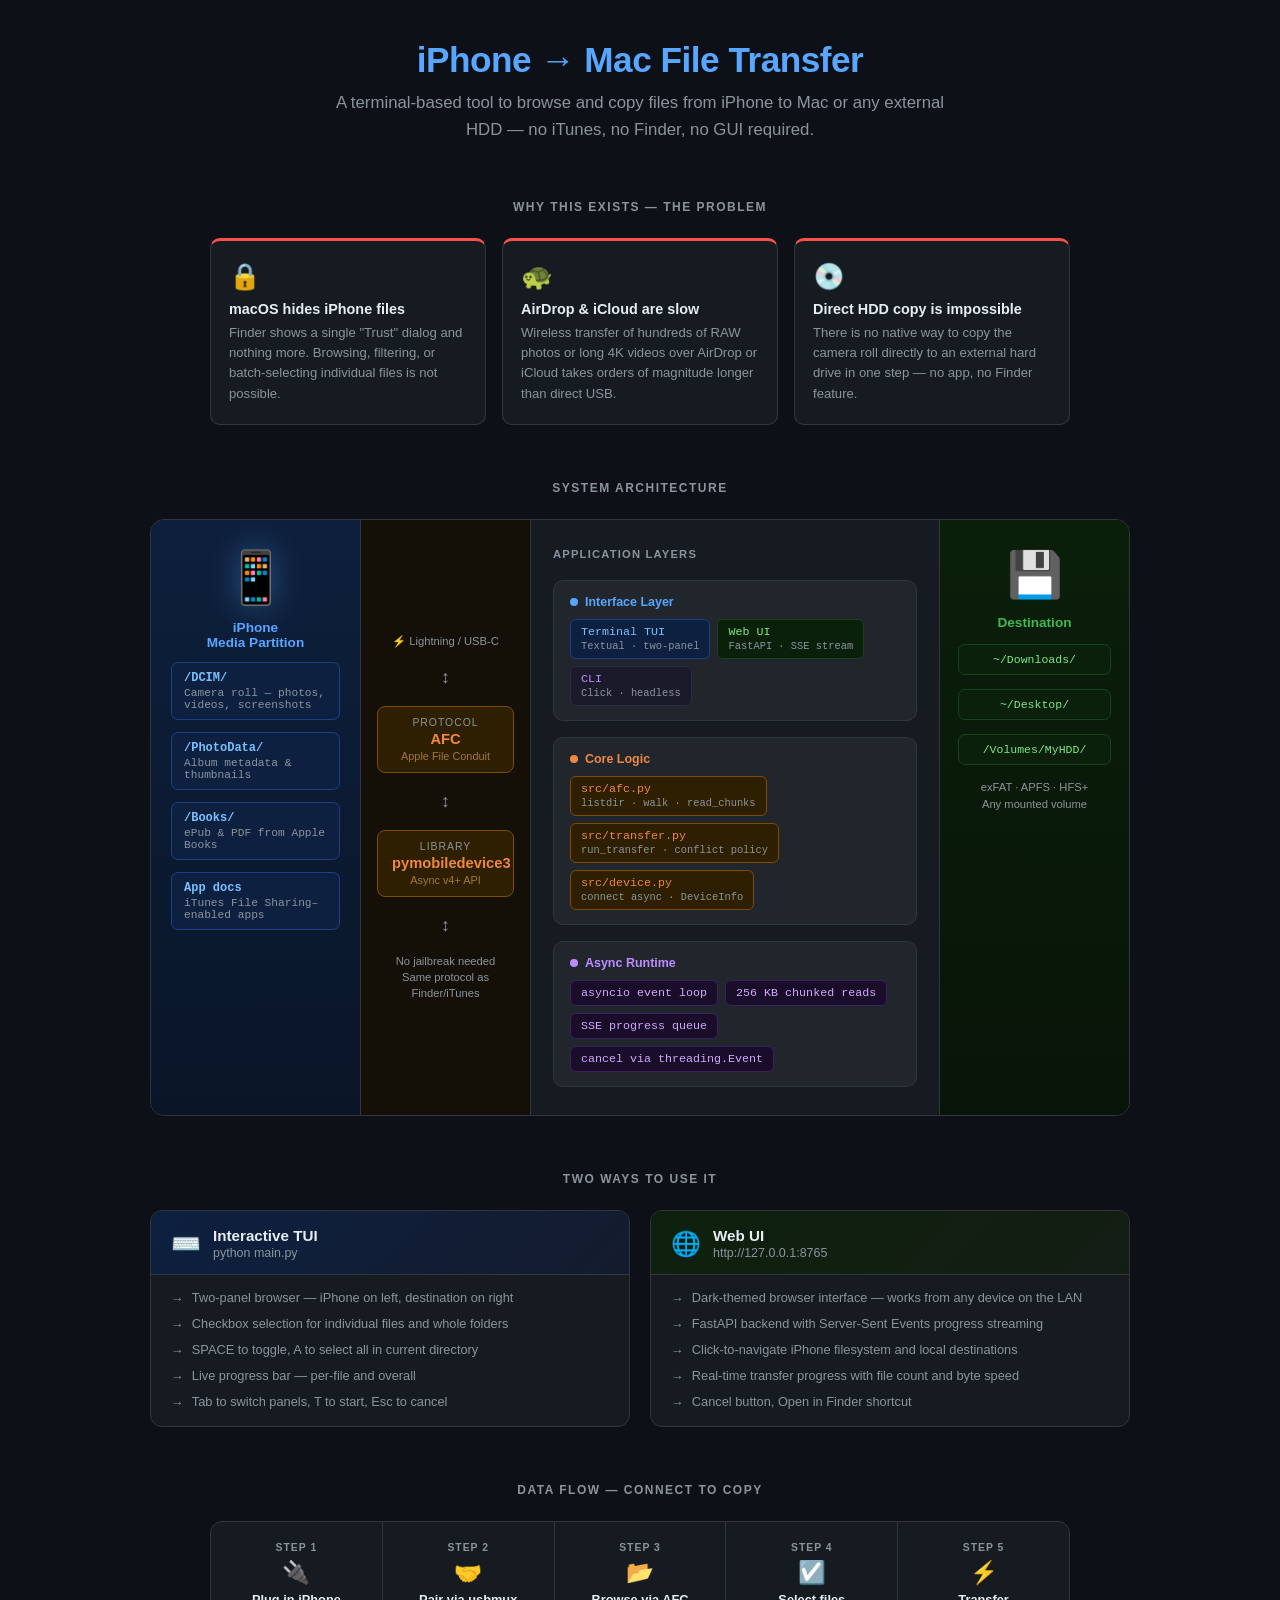
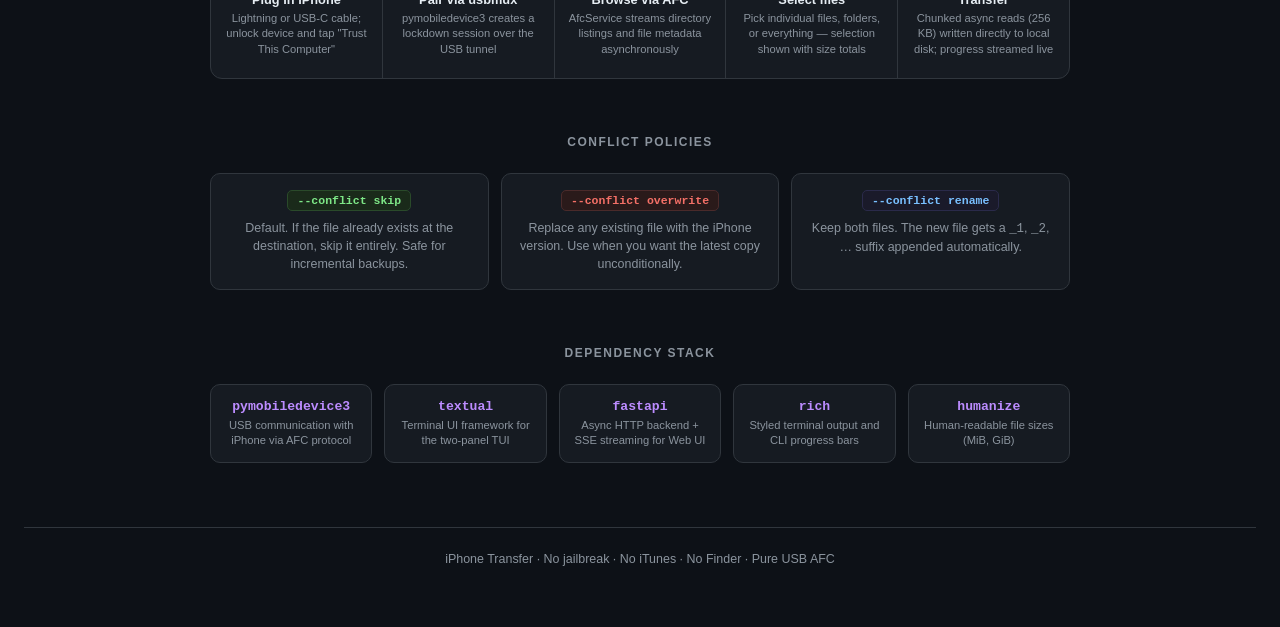
<file: web/static/architecture.html>
<!DOCTYPE html>
<html lang="en">
<head>
  <meta charset="UTF-8" />
  <meta name="viewport" content="width=device-width, initial-scale=1.0" />
  <title>iPhone Transfer — Architecture</title>
  <style>
    :root {
      --bg: #0d1117;
      --surface: #161b22;
      --surface2: #21262d;
      --border: #30363d;
      --accent: #58a6ff;
      --green: #3fb950;
      --orange: #f0883e;
      --purple: #bc8cff;
      --red: #f85149;
      --text: #e6edf3;
      --muted: #8b949e;
      --iphone: #1c6ef3;
      --mac: #2ea043;
      --protocol: #d29922;
    }
    * { box-sizing: border-box; margin: 0; padding: 0; }
    body {
      background: var(--bg);
      color: var(--text);
      font-family: -apple-system, BlinkMacSystemFont, 'Segoe UI', sans-serif;
      min-height: 100vh;
      padding: 40px 24px 60px;
    }

    /* ── Header ─────────────────────────────────────────────────────── */
    .page-header {
      text-align: center;
      margin-bottom: 56px;
    }
    .page-header h1 {
      font-size: 2.2rem;
      font-weight: 700;
      color: var(--accent);
      letter-spacing: -0.5px;
    }
    .page-header p {
      margin-top: 10px;
      color: var(--muted);
      font-size: 1.05rem;
      max-width: 640px;
      margin-left: auto;
      margin-right: auto;
      line-height: 1.6;
    }

    /* ── Section titles ─────────────────────────────────────────────── */
    .section-title {
      font-size: 0.75rem;
      font-weight: 600;
      letter-spacing: 1.5px;
      text-transform: uppercase;
      color: var(--muted);
      text-align: center;
      margin-bottom: 24px;
    }

    /* ── Problem section ────────────────────────────────────────────── */
    .problem-section {
      max-width: 860px;
      margin: 0 auto 56px;
    }
    .problem-grid {
      display: grid;
      grid-template-columns: 1fr 1fr 1fr;
      gap: 16px;
    }
    .problem-card {
      background: var(--surface);
      border: 1px solid var(--border);
      border-top: 3px solid var(--red);
      border-radius: 10px;
      padding: 20px 18px;
    }
    .problem-card .icon { font-size: 1.6rem; margin-bottom: 10px; }
    .problem-card h3 { font-size: 0.9rem; font-weight: 600; margin-bottom: 6px; color: var(--text); }
    .problem-card p { font-size: 0.82rem; color: var(--muted); line-height: 1.55; }

    /* ── Solution overview ──────────────────────────────────────────── */
    .overview-section {
      max-width: 980px;
      margin: 0 auto 56px;
    }

    /* ── Main architecture diagram ──────────────────────────────────── */
    .arch-diagram {
      display: flex;
      align-items: stretch;
      gap: 0;
      border-radius: 14px;
      overflow: hidden;
      border: 1px solid var(--border);
    }

    /* iPhone column */
    .col-iphone {
      background: linear-gradient(180deg, #0d1f3c 0%, #0a1628 100%);
      border-right: 1px solid var(--border);
      padding: 28px 20px;
      width: 210px;
      flex-shrink: 0;
      display: flex;
      flex-direction: column;
      align-items: center;
      gap: 12px;
    }
    .col-iphone .device-icon {
      font-size: 3.2rem;
      filter: drop-shadow(0 0 16px rgba(88,166,255,0.4));
    }
    .col-iphone .device-name {
      font-size: 0.85rem;
      font-weight: 700;
      color: var(--accent);
      text-align: center;
    }

    .fs-entry {
      background: #0d2040;
      border: 1px solid #1c4080;
      border-radius: 7px;
      padding: 8px 12px;
      width: 100%;
      font-size: 0.75rem;
      font-family: 'SF Mono', 'Fira Code', monospace;
    }
    .fs-entry .path { color: #79c0ff; font-weight: 600; }
    .fs-entry .desc { color: var(--muted); margin-top: 2px; font-size: 0.7rem; }

    /* Protocol column */
    .col-protocol {
      background: #141008;
      border-right: 1px solid var(--border);
      padding: 28px 16px;
      width: 170px;
      flex-shrink: 0;
      display: flex;
      flex-direction: column;
      align-items: center;
      justify-content: center;
      gap: 18px;
    }
    .protocol-badge {
      background: #2d1f00;
      border: 1px solid #7d4c00;
      border-radius: 8px;
      padding: 10px 14px;
      text-align: center;
      width: 100%;
    }
    .protocol-badge .label {
      font-size: 0.65rem;
      color: var(--muted);
      text-transform: uppercase;
      letter-spacing: 1px;
    }
    .protocol-badge .name {
      font-size: 0.92rem;
      font-weight: 700;
      color: var(--orange);
      margin: 3px 0;
    }
    .protocol-badge .sub {
      font-size: 0.68rem;
      color: #a07840;
    }
    .arrow-down {
      color: var(--muted);
      font-size: 1.1rem;
    }
    .usb-label {
      font-size: 0.7rem;
      color: var(--muted);
      text-align: center;
      line-height: 1.4;
    }

    /* App layer column */
    .col-app {
      flex: 1;
      background: var(--surface);
      padding: 28px 22px;
      display: flex;
      flex-direction: column;
      gap: 16px;
    }
    .col-app .col-title {
      font-size: 0.7rem;
      font-weight: 600;
      letter-spacing: 1.2px;
      text-transform: uppercase;
      color: var(--muted);
      margin-bottom: 4px;
    }
    .layer {
      background: var(--surface2);
      border: 1px solid var(--border);
      border-radius: 10px;
      padding: 14px 16px;
    }
    .layer-title {
      font-size: 0.78rem;
      font-weight: 700;
      margin-bottom: 10px;
      display: flex;
      align-items: center;
      gap: 7px;
    }
    .layer-title .dot {
      width: 8px;
      height: 8px;
      border-radius: 50%;
      flex-shrink: 0;
    }
    .layer-modules {
      display: flex;
      flex-wrap: wrap;
      gap: 7px;
    }
    .module {
      font-size: 0.73rem;
      border-radius: 6px;
      padding: 5px 10px;
      font-family: 'SF Mono', 'Fira Code', monospace;
      border: 1px solid transparent;
    }

    /* Destination column */
    .col-dest {
      background: linear-gradient(180deg, #0a1f0a 0%, #081408 100%);
      border-left: 1px solid var(--border);
      padding: 28px 18px;
      width: 190px;
      flex-shrink: 0;
      display: flex;
      flex-direction: column;
      align-items: center;
      gap: 14px;
    }
    .col-dest .dest-icon { font-size: 2.8rem; }
    .col-dest .dest-name {
      font-size: 0.85rem;
      font-weight: 700;
      color: var(--green);
      text-align: center;
    }
    .dest-path {
      background: #0a200a;
      border: 1px solid #1a4020;
      border-radius: 7px;
      padding: 8px 10px;
      width: 100%;
      font-size: 0.72rem;
      font-family: 'SF Mono', 'Fira Code', monospace;
      color: #7ee787;
      text-align: center;
      word-break: break-all;
    }

    /* ── Interfaces section ─────────────────────────────────────────── */
    .interfaces-section {
      max-width: 980px;
      margin: 56px auto 0;
    }
    .interfaces-grid {
      display: grid;
      grid-template-columns: 1fr 1fr;
      gap: 20px;
    }
    .interface-card {
      background: var(--surface);
      border: 1px solid var(--border);
      border-radius: 12px;
      overflow: hidden;
    }
    .interface-card-header {
      padding: 16px 20px 14px;
      display: flex;
      align-items: center;
      gap: 12px;
    }
    .interface-card-header .icon { font-size: 1.5rem; }
    .interface-card-header h3 { font-size: 0.95rem; font-weight: 700; }
    .interface-card-header p { font-size: 0.78rem; color: var(--muted); margin-top: 2px; }
    .interface-card-body {
      border-top: 1px solid var(--border);
      padding: 14px 20px;
    }
    .feature-list {
      list-style: none;
      display: flex;
      flex-direction: column;
      gap: 7px;
    }
    .feature-list li {
      font-size: 0.8rem;
      color: var(--muted);
      display: flex;
      align-items: flex-start;
      gap: 8px;
      line-height: 1.4;
    }
    .feature-list li::before {
      content: '→';
      flex-shrink: 0;
      margin-top: 1px;
    }

    .tui-card .interface-card-header { background: linear-gradient(135deg, #0d2040 0%, #141b2d 100%); }
    .web-card .interface-card-header { background: linear-gradient(135deg, #0d200d 0%, #141d14 100%); }

    /* ── Data flow ──────────────────────────────────────────────────── */
    .flow-section {
      max-width: 860px;
      margin: 56px auto 0;
    }
    .flow-steps {
      display: flex;
      align-items: center;
      gap: 0;
      background: var(--surface);
      border: 1px solid var(--border);
      border-radius: 12px;
      overflow: hidden;
    }
    .flow-step {
      flex: 1;
      padding: 20px 14px;
      text-align: center;
      border-right: 1px solid var(--border);
      position: relative;
    }
    .flow-step:last-child { border-right: none; }
    .flow-step .step-num {
      font-size: 0.65rem;
      font-weight: 700;
      letter-spacing: 1px;
      text-transform: uppercase;
      color: var(--muted);
      margin-bottom: 6px;
    }
    .flow-step .step-icon { font-size: 1.4rem; margin-bottom: 6px; }
    .flow-step .step-title { font-size: 0.8rem; font-weight: 600; margin-bottom: 4px; }
    .flow-step .step-detail { font-size: 0.7rem; color: var(--muted); line-height: 1.4; }
    .flow-arrow {
      color: var(--muted);
      font-size: 1rem;
      padding: 0 4px;
      flex-shrink: 0;
    }

    /* ── Stack ──────────────────────────────────────────────────────── */
    .stack-section {
      max-width: 860px;
      margin: 56px auto 0;
    }
    .stack-grid {
      display: grid;
      grid-template-columns: repeat(5, 1fr);
      gap: 12px;
    }
    .stack-card {
      background: var(--surface);
      border: 1px solid var(--border);
      border-radius: 10px;
      padding: 14px 12px;
      text-align: center;
    }
    .stack-card .pkg { font-size: 0.82rem; font-weight: 700; font-family: 'SF Mono', 'Fira Code', monospace; color: var(--purple); }
    .stack-card .purpose { font-size: 0.7rem; color: var(--muted); margin-top: 4px; line-height: 1.35; }

    /* ── Conflict policies ──────────────────────────────────────────── */
    .conflict-section {
      max-width: 860px;
      margin: 56px auto 0;
    }
    .conflict-grid {
      display: grid;
      grid-template-columns: repeat(3, 1fr);
      gap: 12px;
    }
    .conflict-card {
      background: var(--surface);
      border: 1px solid var(--border);
      border-radius: 10px;
      padding: 16px 16px;
      text-align: center;
    }
    .conflict-card .tag {
      display: inline-block;
      font-size: 0.72rem;
      font-weight: 700;
      font-family: 'SF Mono', 'Fira Code', monospace;
      padding: 3px 9px;
      border-radius: 5px;
      margin-bottom: 8px;
    }
    .conflict-card p { font-size: 0.78rem; color: var(--muted); line-height: 1.45; }
    .skip .tag  { background: #1a2a1a; color: #7ee787; border: 1px solid #2a4a2a; }
    .over .tag  { background: #2a1a1a; color: #f47067; border: 1px solid #4a2a2a; }
    .ren  .tag  { background: #1a1a2a; color: #79c0ff; border: 1px solid #2a2a4a; }

    /* ── Footer ─────────────────────────────────────────────────────── */
    .page-footer {
      text-align: center;
      margin-top: 64px;
      padding-top: 24px;
      border-top: 1px solid var(--border);
      color: var(--muted);
      font-size: 0.78rem;
    }

    @media (max-width: 800px) {
      .arch-diagram { flex-direction: column; }
      .col-iphone, .col-protocol, .col-dest { width: 100%; border-right: none; border-left: none; border-bottom: 1px solid var(--border); }
      .problem-grid, .interfaces-grid, .stack-grid, .conflict-grid { grid-template-columns: 1fr 1fr; }
      .flow-steps { flex-direction: column; }
      .flow-step { border-right: none; border-bottom: 1px solid var(--border); }
      .flow-step:last-child { border-bottom: none; }
    }
  </style>
</head>
<body>

  <!-- ── Header ─────────────────────────────────────────────────────── -->
  <header class="page-header">
    <h1>iPhone → Mac File Transfer</h1>
    <p>A terminal-based tool to browse and copy files from iPhone to Mac or any external HDD — no iTunes, no Finder, no GUI required.</p>
  </header>

  <!-- ── Problem ────────────────────────────────────────────────────── -->
  <section class="problem-section">
    <p class="section-title">Why this exists — the problem</p>
    <div class="problem-grid">
      <div class="problem-card">
        <div class="icon">🔒</div>
        <h3>macOS hides iPhone files</h3>
        <p>Finder shows a single "Trust" dialog and nothing more. Browsing, filtering, or batch-selecting individual files is not possible.</p>
      </div>
      <div class="problem-card">
        <div class="icon">🐢</div>
        <h3>AirDrop &amp; iCloud are slow</h3>
        <p>Wireless transfer of hundreds of RAW photos or long 4K videos over AirDrop or iCloud takes orders of magnitude longer than direct USB.</p>
      </div>
      <div class="problem-card">
        <div class="icon">💿</div>
        <h3>Direct HDD copy is impossible</h3>
        <p>There is no native way to copy the camera roll directly to an external hard drive in one step — no app, no Finder feature.</p>
      </div>
    </div>
  </section>

  <!-- ── Architecture diagram ───────────────────────────────────────── -->
  <section class="overview-section">
    <p class="section-title">System architecture</p>
    <div class="arch-diagram">

      <!-- iPhone -->
      <div class="col-iphone">
        <div class="device-icon">📱</div>
        <div class="device-name">iPhone<br>Media Partition</div>
        <div class="fs-entry">
          <div class="path">/DCIM/</div>
          <div class="desc">Camera roll — photos, videos, screenshots</div>
        </div>
        <div class="fs-entry">
          <div class="path">/PhotoData/</div>
          <div class="desc">Album metadata &amp; thumbnails</div>
        </div>
        <div class="fs-entry">
          <div class="path">/Books/</div>
          <div class="desc">ePub &amp; PDF from Apple Books</div>
        </div>
        <div class="fs-entry">
          <div class="path">App docs</div>
          <div class="desc">iTunes File Sharing–enabled apps</div>
        </div>
      </div>

      <!-- Protocol -->
      <div class="col-protocol">
        <div class="usb-label">⚡ Lightning / USB-C</div>
        <div class="arrow-down">↕</div>
        <div class="protocol-badge">
          <div class="label">Protocol</div>
          <div class="name">AFC</div>
          <div class="sub">Apple File Conduit</div>
        </div>
        <div class="arrow-down">↕</div>
        <div class="protocol-badge">
          <div class="label">Library</div>
          <div class="name">pymobiledevice3</div>
          <div class="sub">Async v4+ API</div>
        </div>
        <div class="arrow-down">↕</div>
        <div class="usb-label">No jailbreak needed<br>Same protocol as Finder/iTunes</div>
      </div>

      <!-- Application layers -->
      <div class="col-app">
        <div class="col-title">Application layers</div>

        <!-- Interface layer -->
        <div class="layer">
          <div class="layer-title">
            <div class="dot" style="background:#58a6ff"></div>
            <span style="color:#58a6ff">Interface Layer</span>
          </div>
          <div class="layer-modules">
            <div class="module" style="background:#0d2040;color:#79c0ff;border-color:#1c4080">Terminal TUI<br><span style="color:#8b949e;font-size:0.65rem">Textual · two-panel</span></div>
            <div class="module" style="background:#0a200a;color:#7ee787;border-color:#1a4020">Web UI<br><span style="color:#8b949e;font-size:0.65rem">FastAPI · SSE stream</span></div>
            <div class="module" style="background:#1a1a2a;color:#bc8cff;border-color:#2a2a4a">CLI<br><span style="color:#8b949e;font-size:0.65rem">Click · headless</span></div>
          </div>
        </div>

        <!-- Logic layer -->
        <div class="layer">
          <div class="layer-title">
            <div class="dot" style="background:#f0883e"></div>
            <span style="color:#f0883e">Core Logic</span>
          </div>
          <div class="layer-modules">
            <div class="module" style="background:#2d1f00;color:#f0883e;border-color:#7d4c00">src/afc.py<br><span style="color:#8b949e;font-size:0.65rem">listdir · walk · read_chunks</span></div>
            <div class="module" style="background:#2d1f00;color:#f0883e;border-color:#7d4c00">src/transfer.py<br><span style="color:#8b949e;font-size:0.65rem">run_transfer · conflict policy</span></div>
            <div class="module" style="background:#2d1f00;color:#f0883e;border-color:#7d4c00">src/device.py<br><span style="color:#8b949e;font-size:0.65rem">connect async · DeviceInfo</span></div>
          </div>
        </div>

        <!-- Async runtime -->
        <div class="layer">
          <div class="layer-title">
            <div class="dot" style="background:#bc8cff"></div>
            <span style="color:#bc8cff">Async Runtime</span>
          </div>
          <div class="layer-modules">
            <div class="module" style="background:#1a0d2a;color:#d2a8ff;border-color:#3a2060">asyncio event loop</div>
            <div class="module" style="background:#1a0d2a;color:#d2a8ff;border-color:#3a2060">256 KB chunked reads</div>
            <div class="module" style="background:#1a0d2a;color:#d2a8ff;border-color:#3a2060">SSE progress queue</div>
            <div class="module" style="background:#1a0d2a;color:#d2a8ff;border-color:#3a2060">cancel via threading.Event</div>
          </div>
        </div>
      </div>

      <!-- Destination -->
      <div class="col-dest">
        <div class="dest-icon">💾</div>
        <div class="dest-name">Destination</div>
        <div class="dest-path">~/Downloads/</div>
        <div class="dest-path">~/Desktop/</div>
        <div class="dest-path">/Volumes/MyHDD/</div>
        <div style="font-size:0.7rem;color:var(--muted);text-align:center;line-height:1.5">exFAT · APFS · HFS+<br>Any mounted volume</div>
      </div>

    </div>
  </section>

  <!-- ── Interface cards ────────────────────────────────────────────── -->
  <section class="interfaces-section">
    <p class="section-title">Two ways to use it</p>
    <div class="interfaces-grid">

      <div class="interface-card tui-card">
        <div class="interface-card-header">
          <div class="icon">⌨️</div>
          <div>
            <h3>Interactive TUI</h3>
            <p>python main.py</p>
          </div>
        </div>
        <div class="interface-card-body">
          <ul class="feature-list">
            <li>Two-panel browser — iPhone on left, destination on right</li>
            <li>Checkbox selection for individual files and whole folders</li>
            <li>SPACE to toggle, A to select all in current directory</li>
            <li>Live progress bar — per-file and overall</li>
            <li>Tab to switch panels, T to start, Esc to cancel</li>
          </ul>
        </div>
      </div>

      <div class="interface-card web-card">
        <div class="interface-card-header">
          <div class="icon">🌐</div>
          <div>
            <h3>Web UI</h3>
            <p>http://127.0.0.1:8765</p>
          </div>
        </div>
        <div class="interface-card-body">
          <ul class="feature-list">
            <li>Dark-themed browser interface — works from any device on the LAN</li>
            <li>FastAPI backend with Server-Sent Events progress streaming</li>
            <li>Click-to-navigate iPhone filesystem and local destinations</li>
            <li>Real-time transfer progress with file count and byte speed</li>
            <li>Cancel button, Open in Finder shortcut</li>
          </ul>
        </div>
      </div>

    </div>
  </section>

  <!-- ── Data flow ──────────────────────────────────────────────────── -->
  <section class="flow-section">
    <p class="section-title">Data flow — connect to copy</p>
    <div class="flow-steps">
      <div class="flow-step">
        <div class="step-num">Step 1</div>
        <div class="step-icon">🔌</div>
        <div class="step-title">Plug in iPhone</div>
        <div class="step-detail">Lightning or USB-C cable; unlock device and tap "Trust This Computer"</div>
      </div>
      <div class="flow-step">
        <div class="step-num">Step 2</div>
        <div class="step-icon">🤝</div>
        <div class="step-title">Pair via usbmux</div>
        <div class="step-detail">pymobiledevice3 creates a lockdown session over the USB tunnel</div>
      </div>
      <div class="flow-step">
        <div class="step-num">Step 3</div>
        <div class="step-icon">📂</div>
        <div class="step-title">Browse via AFC</div>
        <div class="step-detail">AfcService streams directory listings and file metadata asynchronously</div>
      </div>
      <div class="flow-step">
        <div class="step-num">Step 4</div>
        <div class="step-icon">☑️</div>
        <div class="step-title">Select files</div>
        <div class="step-detail">Pick individual files, folders, or everything — selection shown with size totals</div>
      </div>
      <div class="flow-step">
        <div class="step-num">Step 5</div>
        <div class="step-icon">⚡</div>
        <div class="step-title">Transfer</div>
        <div class="step-detail">Chunked async reads (256 KB) written directly to local disk; progress streamed live</div>
      </div>
    </div>
  </section>

  <!-- ── Conflict policies ──────────────────────────────────────────── -->
  <section class="conflict-section">
    <p class="section-title">Conflict policies</p>
    <div class="conflict-grid">
      <div class="conflict-card skip">
        <div class="tag">--conflict skip</div>
        <p>Default. If the file already exists at the destination, skip it entirely. Safe for incremental backups.</p>
      </div>
      <div class="conflict-card over">
        <div class="tag">--conflict overwrite</div>
        <p>Replace any existing file with the iPhone version. Use when you want the latest copy unconditionally.</p>
      </div>
      <div class="conflict-card ren">
        <div class="tag">--conflict rename</div>
        <p>Keep both files. The new file gets a <code>_1</code>, <code>_2</code>, … suffix appended automatically.</p>
      </div>
    </div>
  </section>

  <!-- ── Stack ──────────────────────────────────────────────────────── -->
  <section class="stack-section">
    <p class="section-title">Dependency stack</p>
    <div class="stack-grid">
      <div class="stack-card">
        <div class="pkg">pymobiledevice3</div>
        <div class="purpose">USB communication with iPhone via AFC protocol</div>
      </div>
      <div class="stack-card">
        <div class="pkg">textual</div>
        <div class="purpose">Terminal UI framework for the two-panel TUI</div>
      </div>
      <div class="stack-card">
        <div class="pkg">fastapi</div>
        <div class="purpose">Async HTTP backend + SSE streaming for Web UI</div>
      </div>
      <div class="stack-card">
        <div class="pkg">rich</div>
        <div class="purpose">Styled terminal output and CLI progress bars</div>
      </div>
      <div class="stack-card">
        <div class="pkg">humanize</div>
        <div class="purpose">Human-readable file sizes (MiB, GiB)</div>
      </div>
    </div>
  </section>

  <!-- ── Footer ─────────────────────────────────────────────────────── -->
  <footer class="page-footer">
    iPhone Transfer · No jailbreak · No iTunes · No Finder · Pure USB AFC
  </footer>

</body>
</html>
</file>
